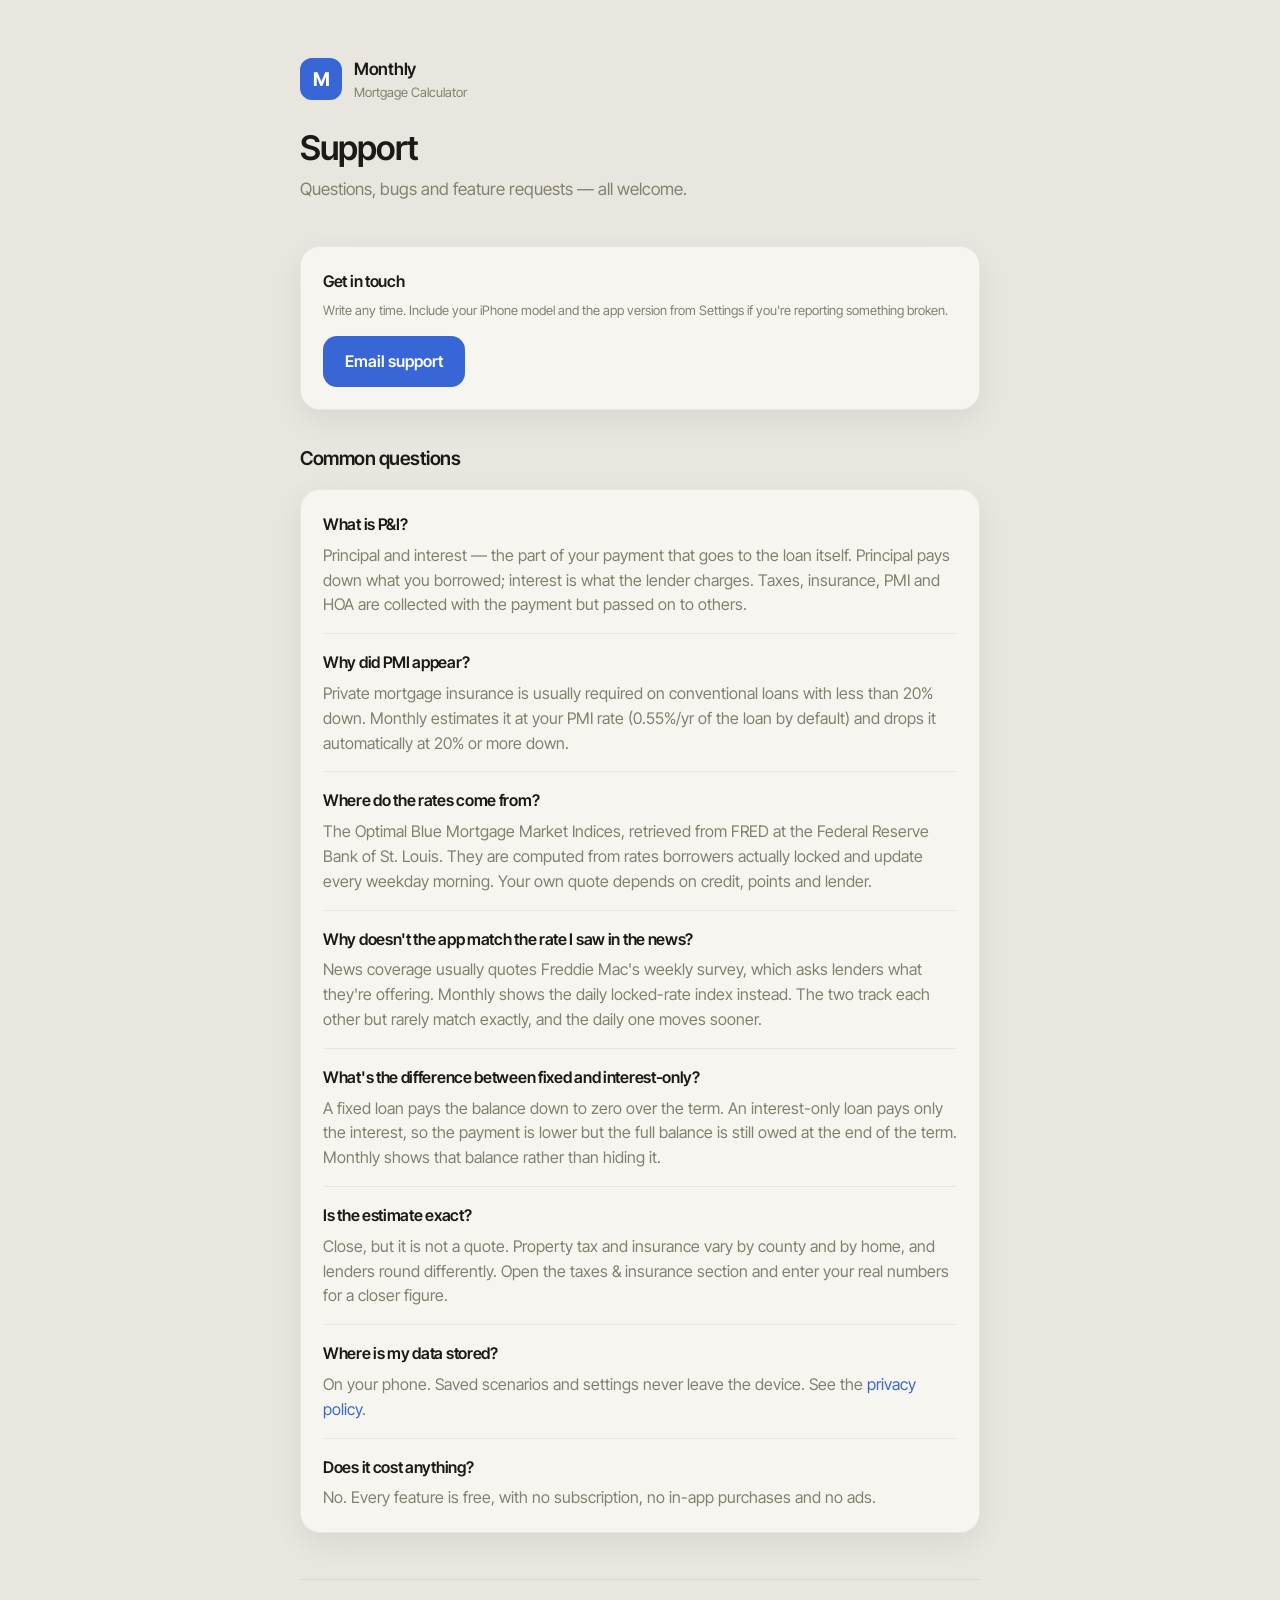
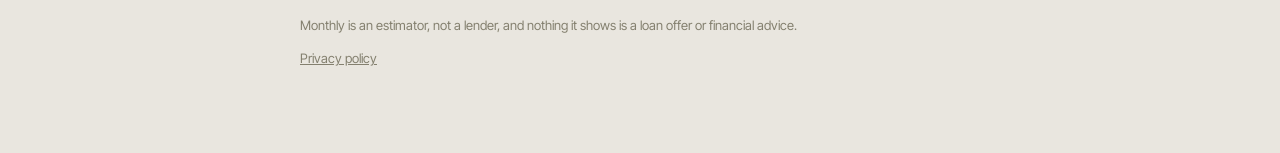
<file: docs/index.html>
<!doctype html>
<html lang="en">
<head>
<meta charset="utf-8">
<meta name="viewport" content="width=device-width, initial-scale=1">
<title>Monthly — Support</title>
<meta name="description" content="Support and help for Monthly: Mortgage Calculator for iPhone.">
<link rel="preconnect" href="https://fonts.googleapis.com">
<link rel="preconnect" href="https://fonts.gstatic.com" crossorigin>
<link href="https://fonts.googleapis.com/css2?family=Inter+Tight:wght@400;500;600;700&display=swap" rel="stylesheet">
<link rel="stylesheet" href="style.css">
</head>
<body>
<div class="wrap">

<header>
  <div class="mark">
    <div class="glyph">M</div>
    <div class="name">Monthly<span>Mortgage Calculator</span></div>
  </div>
  <h1>Support</h1>
  <p class="lede">Questions, bugs and feature requests — all welcome.</p>
</header>

<div class="card">
  <h3>Get in touch</h3>
  <p class="meta" style="margin-top:0">Write any time. Include your iPhone model and the app version from Settings if you're reporting something broken.</p>
  <p style="margin-bottom:0"><a class="btn" href="mailto:monthlyapp.support@gmail.com?subject=Monthly%20support">Email support</a></p>
</div>

<h2>Common questions</h2>

<div class="card">
  <div class="qa">
    <h3>What is P&amp;I?</h3>
    <p>Principal and interest — the part of your payment that goes to the loan itself. Principal pays down what you borrowed; interest is what the lender charges. Taxes, insurance, PMI and HOA are collected with the payment but passed on to others.</p>
  </div>
  <div class="qa">
    <h3>Why did PMI appear?</h3>
    <p>Private mortgage insurance is usually required on conventional loans with less than 20% down. Monthly estimates it at your PMI rate (0.55%/yr of the loan by default) and drops it automatically at 20% or more down.</p>
  </div>
  <div class="qa">
    <h3>Where do the rates come from?</h3>
    <p>The Optimal Blue Mortgage Market Indices, retrieved from FRED at the Federal Reserve Bank of St. Louis. They are computed from rates borrowers actually locked and update every weekday morning. Your own quote depends on credit, points and lender.</p>
  </div>
  <div class="qa">
    <h3>Why doesn't the app match the rate I saw in the news?</h3>
    <p>News coverage usually quotes Freddie Mac's weekly survey, which asks lenders what they're offering. Monthly shows the daily locked-rate index instead. The two track each other but rarely match exactly, and the daily one moves sooner.</p>
  </div>
  <div class="qa">
    <h3>What's the difference between fixed and interest-only?</h3>
    <p>A fixed loan pays the balance down to zero over the term. An interest-only loan pays only the interest, so the payment is lower but the full balance is still owed at the end of the term. Monthly shows that balance rather than hiding it.</p>
  </div>
  <div class="qa">
    <h3>Is the estimate exact?</h3>
    <p>Close, but it is not a quote. Property tax and insurance vary by county and by home, and lenders round differently. Open the taxes &amp; insurance section and enter your real numbers for a closer figure.</p>
  </div>
  <div class="qa">
    <h3>Where is my data stored?</h3>
    <p>On your phone. Saved scenarios and settings never leave the device. See the <a href="privacy.html">privacy policy</a>.</p>
  </div>
  <div class="qa">
    <h3>Does it cost anything?</h3>
    <p>No. Every feature is free, with no subscription, no in-app purchases and no ads.</p>
  </div>
</div>

<footer>
  <p>Monthly is an estimator, not a lender, and nothing it shows is a loan offer or financial advice.</p>
  <p><a href="privacy.html">Privacy policy</a></p>
</footer>

</div>
</body>
</html>
</file>
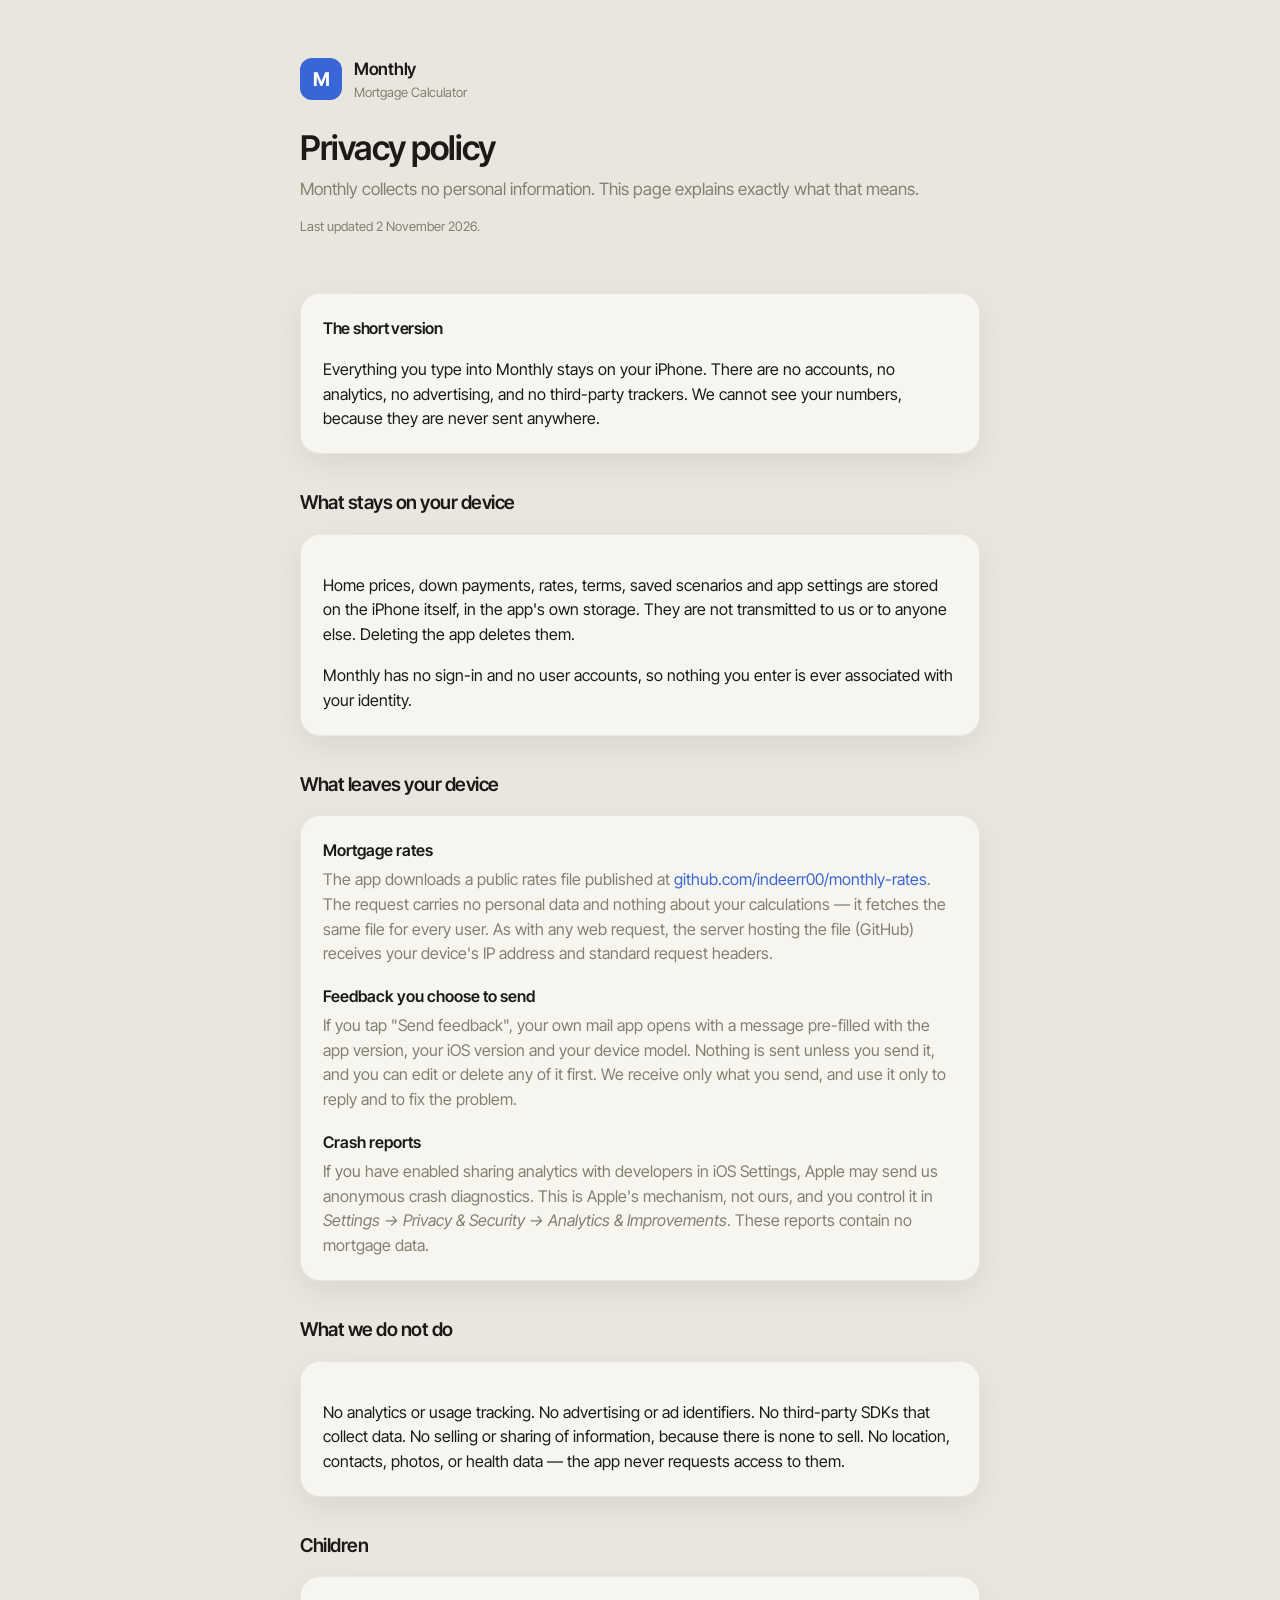
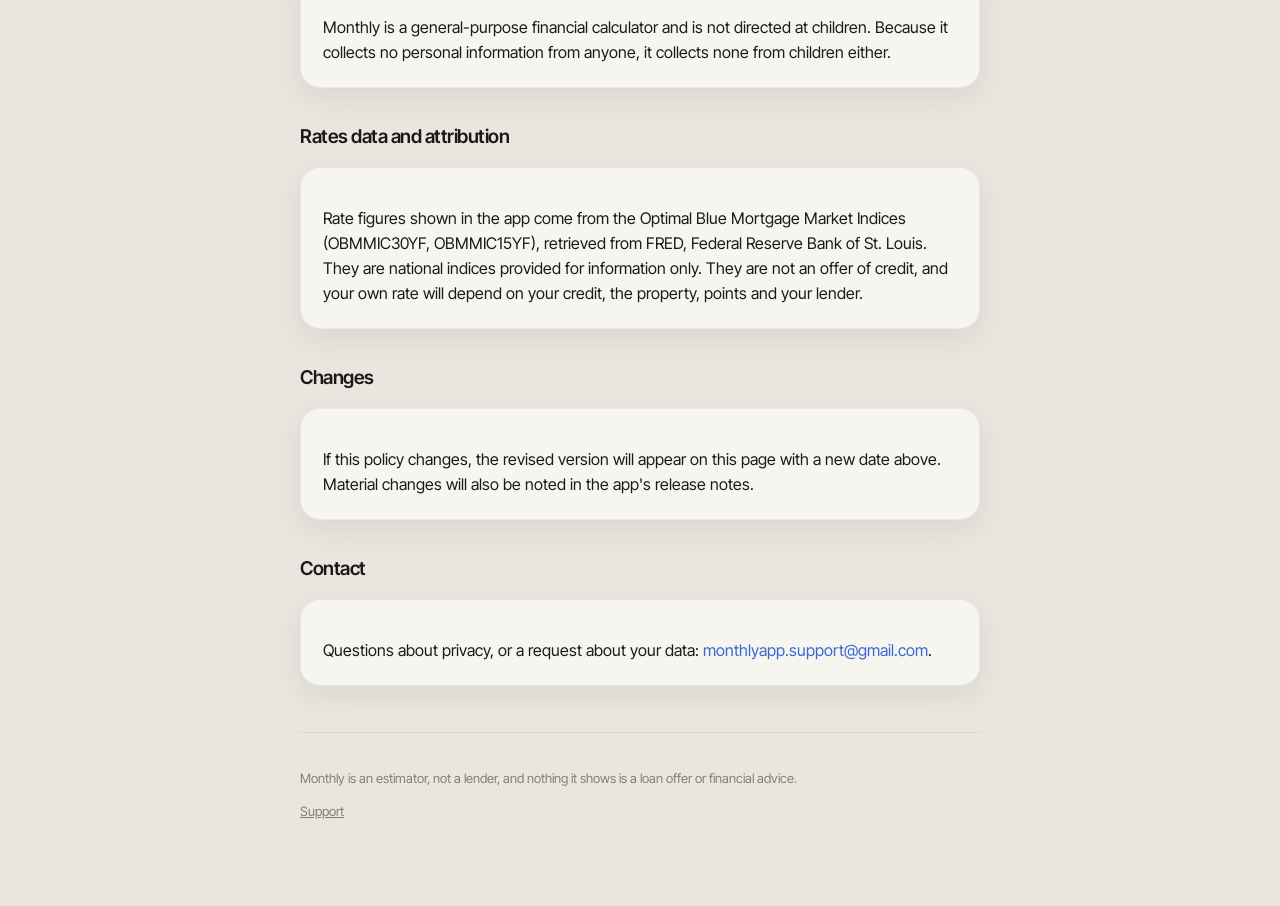
<file: docs/privacy.html>
<!doctype html>
<html lang="en">
<head>
<meta charset="utf-8">
<meta name="viewport" content="width=device-width, initial-scale=1">
<title>Monthly — Privacy Policy</title>
<meta name="description" content="Privacy policy for Monthly: Mortgage Calculator for iPhone.">
<link rel="preconnect" href="https://fonts.googleapis.com">
<link rel="preconnect" href="https://fonts.gstatic.com" crossorigin>
<link href="https://fonts.googleapis.com/css2?family=Inter+Tight:wght@400;500;600;700&display=swap" rel="stylesheet">
<link rel="stylesheet" href="style.css">
</head>
<body>
<div class="wrap">

<header>
  <div class="mark">
    <div class="glyph">M</div>
    <div class="name">Monthly<span>Mortgage Calculator</span></div>
  </div>
  <h1>Privacy policy</h1>
  <p class="lede">Monthly collects no personal information. This page explains exactly what that means.</p>
  <p class="meta" style="margin-top:14px">Last updated 2 November 2026.</p>
</header>

<div class="card">
  <h3>The short version</h3>
  <p style="margin-bottom:0">Everything you type into Monthly stays on your iPhone. There are no accounts, no analytics, no advertising, and no third-party trackers. We cannot see your numbers, because they are never sent anywhere.</p>
</div>

<h2>What stays on your device</h2>
<div class="card">
  <p>Home prices, down payments, rates, terms, saved scenarios and app settings are stored on the iPhone itself, in the app's own storage. They are not transmitted to us or to anyone else. Deleting the app deletes them.</p>
  <p style="margin-bottom:0">Monthly has no sign-in and no user accounts, so nothing you enter is ever associated with your identity.</p>
</div>

<h2>What leaves your device</h2>
<div class="card">
  <dl>
    <dt>Mortgage rates</dt>
    <dd>The app downloads a public rates file published at
      <a href="https://github.com/indeerr00/monthly-rates">github.com/indeerr00/monthly-rates</a>.
      The request carries no personal data and nothing about your calculations —
      it fetches the same file for every user. As with any web request, the
      server hosting the file (GitHub) receives your device's IP address and
      standard request headers.</dd>

    <dt>Feedback you choose to send</dt>
    <dd>If you tap "Send feedback", your own mail app opens with a message
      pre-filled with the app version, your iOS version and your device model.
      Nothing is sent unless you send it, and you can edit or delete any of it
      first. We receive only what you send, and use it only to reply and to fix
      the problem.</dd>

    <dt>Crash reports</dt>
    <dd>If you have enabled sharing analytics with developers in iOS Settings,
      Apple may send us anonymous crash diagnostics. This is Apple's mechanism,
      not ours, and you control it in <em>Settings → Privacy &amp; Security →
      Analytics &amp; Improvements</em>. These reports contain no mortgage data.</dd>
  </dl>
</div>

<h2>What we do not do</h2>
<div class="card">
  <p style="margin-bottom:0">No analytics or usage tracking. No advertising or ad identifiers. No third-party SDKs that collect data. No selling or sharing of information, because there is none to sell. No location, contacts, photos, or health data — the app never requests access to them.</p>
</div>

<h2>Children</h2>
<div class="card">
  <p style="margin-bottom:0">Monthly is a general-purpose financial calculator and is not directed at children. Because it collects no personal information from anyone, it collects none from children either.</p>
</div>

<h2>Rates data and attribution</h2>
<div class="card">
  <p style="margin-bottom:0">Rate figures shown in the app come from the Optimal Blue Mortgage Market Indices (OBMMIC30YF, OBMMIC15YF), retrieved from FRED, Federal Reserve Bank of St. Louis. They are national indices provided for information only. They are not an offer of credit, and your own rate will depend on your credit, the property, points and your lender.</p>
</div>

<h2>Changes</h2>
<div class="card">
  <p style="margin-bottom:0">If this policy changes, the revised version will appear on this page with a new date above. Material changes will also be noted in the app's release notes.</p>
</div>

<h2>Contact</h2>
<div class="card">
  <p style="margin-bottom:0">Questions about privacy, or a request about your data: <a href="mailto:monthlyapp.support@gmail.com?subject=Monthly%20privacy">monthlyapp.support@gmail.com</a>.</p>
</div>

<footer>
  <p>Monthly is an estimator, not a lender, and nothing it shows is a loan offer or financial advice.</p>
  <p><a href="index.html">Support</a></p>
</footer>

</div>
</body>
</html>
</file>
<file: docs/style.css>
/* Tokens mirror Monthly/Design/Theme.swift so the site and the app match. */
:root {
  --bg: #E9E6DF;
  --card: #F7F5F0;
  --inner: #EFECE5;
  --text: #1B1A17;
  --muted: #84806F;
  --accent: #3866D6;
  --accent-soft: #E3EAFA;
  --ring: rgba(0, 0, 0, 0.06);
  --shadow: 0 10px 30px rgba(0, 0, 0, 0.07);
}

@media (prefers-color-scheme: dark) {
  :root:not([data-theme="light"]) {
    --bg: #1A1916;
    --card: #242320;
    --inner: #2D2B27;
    --text: #F1EEE7;
    --muted: #9B968A;
    --accent: #5B84E6;
    --accent-soft: #25314D;
    --ring: rgba(255, 255, 255, 0.07);
    --shadow: 0 10px 30px rgba(0, 0, 0, 0.3);
  }
}

:root[data-theme="dark"] {
  --bg: #1A1916;
  --card: #242320;
  --inner: #2D2B27;
  --text: #F1EEE7;
  --muted: #9B968A;
  --accent: #5B84E6;
  --accent-soft: #25314D;
  --ring: rgba(255, 255, 255, 0.07);
  --shadow: 0 10px 30px rgba(0, 0, 0, 0.3);
}

* { box-sizing: border-box; }

body {
  margin: 0;
  padding: 0 16px 72px;
  background: var(--bg);
  color: var(--text);
  font-family: "Inter Tight", -apple-system, BlinkMacSystemFont, "Segoe UI", system-ui, sans-serif;
  font-size: 16px;
  line-height: 1.55;
  -webkit-font-smoothing: antialiased;
}

.wrap { max-width: 680px; margin: 0 auto; }

header { padding: 56px 0 28px; }

.mark {
  display: flex;
  align-items: center;
  gap: 12px;
  margin-bottom: 26px;
}

.mark .glyph {
  width: 42px;
  height: 42px;
  border-radius: 12px;
  background: var(--accent);
  color: #fff;
  display: grid;
  place-items: center;
  font-weight: 700;
  font-size: 19px;
  letter-spacing: -0.5px;
}

.mark .name { font-weight: 600; font-size: 17px; letter-spacing: -0.3px; }
.mark .name span { display: block; color: var(--muted); font-weight: 400; font-size: 13px; letter-spacing: 0; }

h1 { font-size: 34px; line-height: 1.15; letter-spacing: -0.9px; font-weight: 600; margin: 0 0 8px; }
h2 { font-size: 19px; letter-spacing: -0.5px; font-weight: 600; margin: 34px 0 10px; }
h3 { font-size: 16px; letter-spacing: -0.3px; font-weight: 600; margin: 0 0 6px; }

.lede { color: var(--muted); font-size: 17px; margin: 0; }

.card {
  background: var(--card);
  border-radius: 20px;
  border: 1px solid var(--ring);
  box-shadow: var(--shadow);
  padding: 22px;
  margin: 16px 0;
}

.card p:last-child { margin-bottom: 0; }

.qa { border-top: 1px solid var(--ring); padding-top: 16px; margin-top: 16px; }
.qa:first-child { border-top: 0; padding-top: 0; margin-top: 0; }
.qa p { margin: 0; color: var(--muted); }

a { color: var(--accent); text-decoration: none; }
a:hover { text-decoration: underline; }

.btn {
  display: inline-block;
  background: var(--accent);
  color: #fff;
  padding: 13px 22px;
  border-radius: 14px;
  font-weight: 600;
  font-size: 16px;
}
.btn:hover { text-decoration: none; opacity: 0.92; }

.meta { color: var(--muted); font-size: 13px; }

dl { margin: 0; }
dt { font-weight: 600; margin-top: 18px; }
dt:first-child { margin-top: 0; }
dd { margin: 4px 0 0; color: var(--muted); }

footer {
  margin-top: 46px;
  padding-top: 22px;
  border-top: 1px solid var(--ring);
  color: var(--muted);
  font-size: 13px;
}
footer a { color: var(--muted); text-decoration: underline; }

@media (max-width: 520px) {
  header { padding-top: 38px; }
  h1 { font-size: 28px; }
}
</file>
